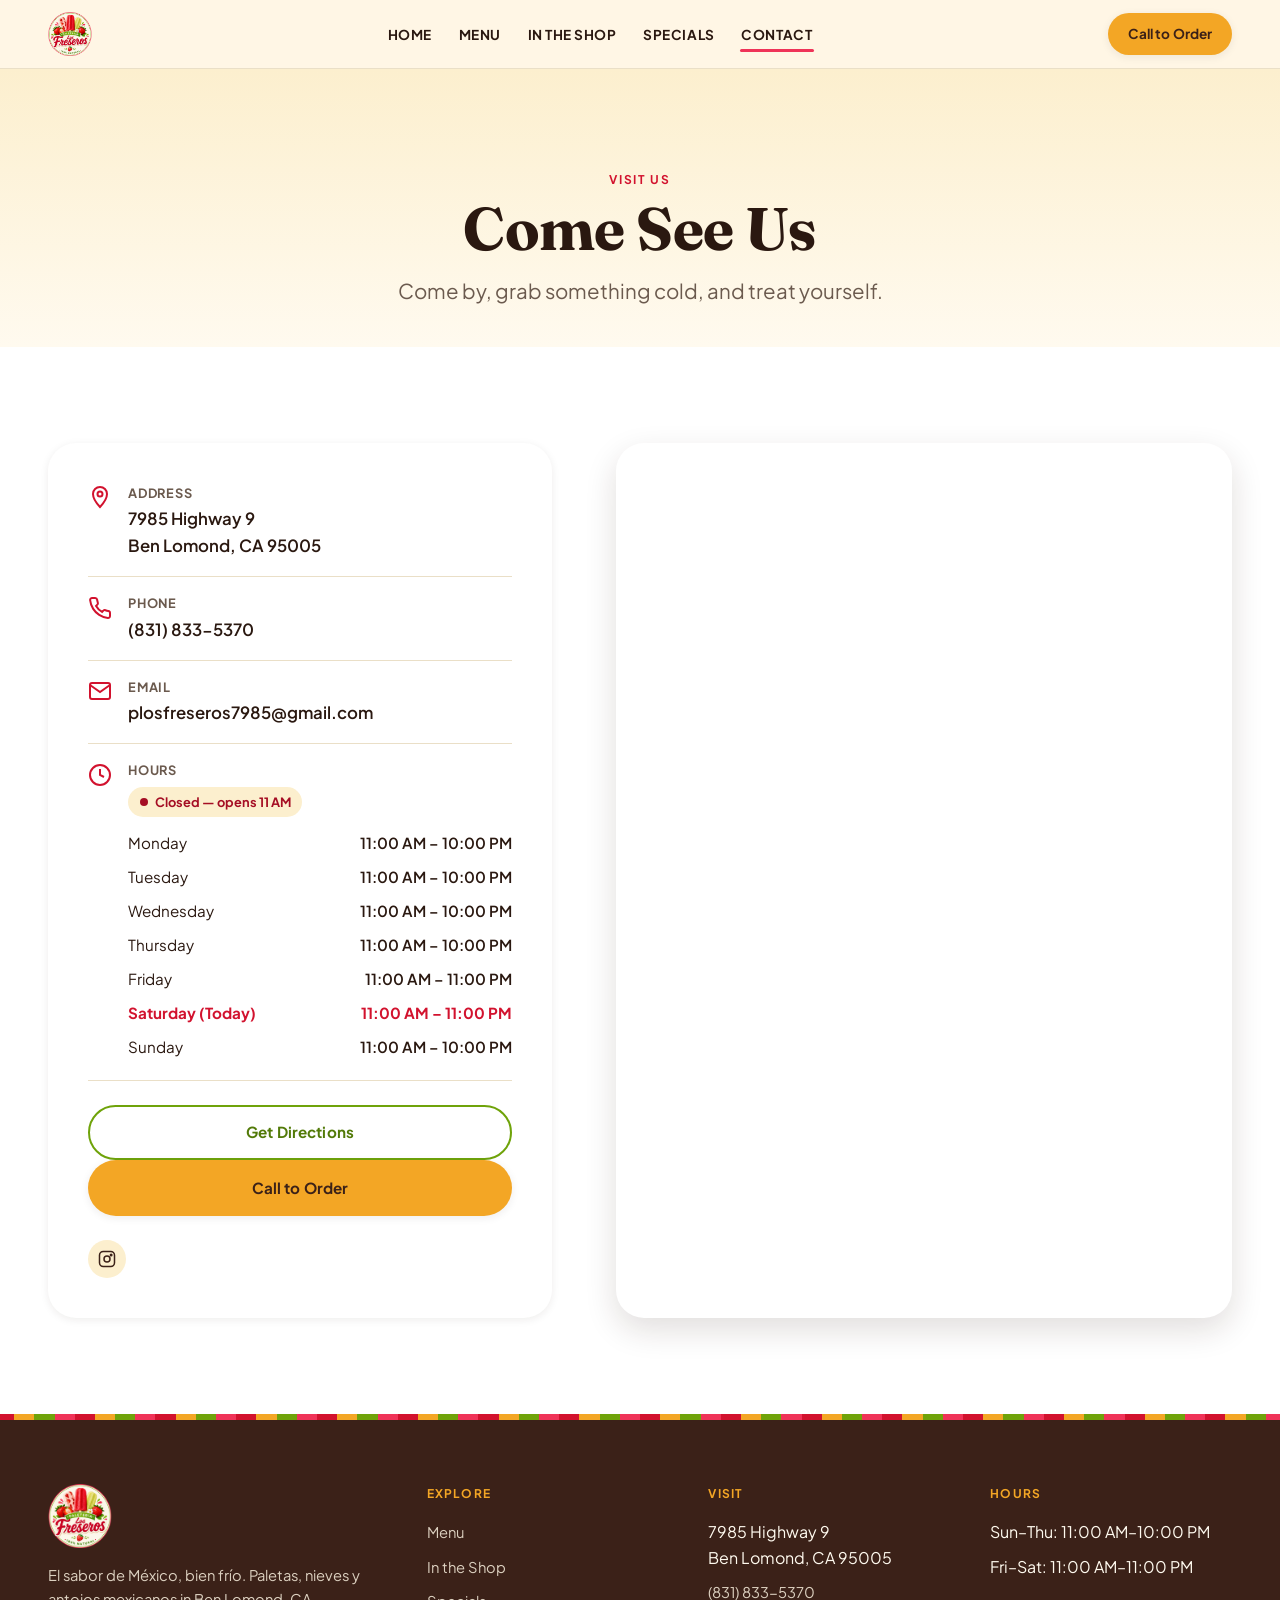
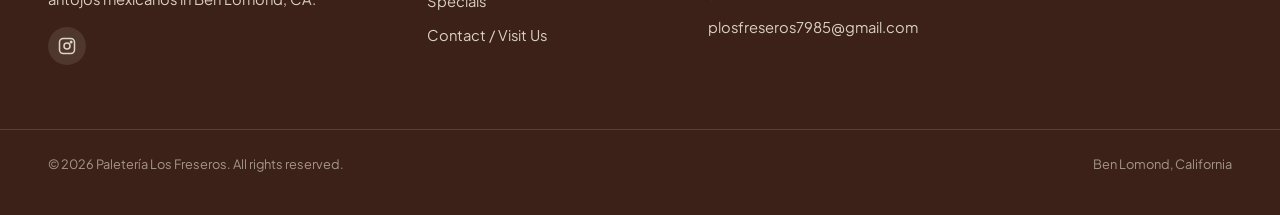
<file: contact.html>
<!DOCTYPE html>
<html lang="en">
<head>
<meta charset="UTF-8">
<meta name="viewport" content="width=device-width, initial-scale=1.0">
<title>Contact &amp; Visit Us | Paletería Los Freseros — Ben Lomond, CA</title>
<meta name="description" content="Visit Paletería Los Freseros at 7985 Highway 9, Ben Lomond, CA. Hours, phone, and directions — call ahead to order.">
<link rel="canonical" href="https://paleterialosfreseros.com/contact.html">
<link rel="icon" href="images/logo.png" type="image/png">
<link rel="apple-touch-icon" href="images/logo.png">

<meta property="og:type" content="restaurant.restaurant">
<meta property="og:site_name" content="Paletería Los Freseros">
<meta property="og:title" content="Contact &amp; Visit Us | Paletería Los Freseros — Ben Lomond, CA">
<meta property="og:description" content="Visit Paletería Los Freseros at 7985 Highway 9, Ben Lomond, CA. Hours, phone, and directions — call ahead to order.">
<meta property="og:image" content="https://paleterialosfreseros.com/images/logo.png">
<meta property="og:url" content="https://paleterialosfreseros.com/contact.html">

<link rel="preconnect" href="https://fonts.googleapis.com">
<link rel="preconnect" href="https://fonts.gstatic.com" crossorigin>
<link href="https://fonts.googleapis.com/css2?family=Fraunces:opsz,wght@9..144,600;9..144,700;9..144,900&family=Plus+Jakarta+Sans:wght@400;500;600;700;800&family=Caveat:wght@600;700&display=swap" rel="stylesheet">

<link rel="stylesheet" href="css/tokens.css">
<link rel="stylesheet" href="css/base.css">
<link rel="stylesheet" href="css/components.css">
<link rel="stylesheet" href="css/contact.css">

<script type="application/ld+json">
{
  "@context": "https://schema.org",
  "@type": "IceCreamShop",
  "name": "Paletería Los Freseros",
  "telephone": "+1-831-833-5370",
  "email": "plosfreseros7985@gmail.com",
  "address": {
    "@type": "PostalAddress",
    "streetAddress": "7985 Highway 9",
    "addressLocality": "Ben Lomond",
    "addressRegion": "CA",
    "postalCode": "95005",
    "addressCountry": "US"
  },
  "openingHoursSpecification": [
    { "@type": "OpeningHoursSpecification", "dayOfWeek": ["Monday","Tuesday","Wednesday","Thursday","Sunday"], "opens": "11:00", "closes": "22:00" },
    { "@type": "OpeningHoursSpecification", "dayOfWeek": ["Friday","Saturday"], "opens": "11:00", "closes": "23:00" }
  ]
}
</script>
</head>
<body>
<a href="#main-content" class="skip-link">Skip to content</a>

<header class="site-header">
  <div class="container header-inner">
    <a href="index.html" class="brand-mark">
      <img src="images/logo.png" alt="Paletería Los Freseros" width="52" height="52">
    </a>
    <nav class="main-nav" aria-label="Primary">
      <ul class="nav-links">
        <li><a href="index.html">Home</a></li>
        <li><a href="menu.html">Menu</a></li>
        <li><a href="story.html">In the Shop</a></li>
        <li><a href="specials.html">Specials</a></li>
        <li><a href="contact.html" aria-current="page">Contact</a></li>
      </ul>
    </nav>
    <div class="header-cta">
      <a class="btn btn-primary btn-sm" href="tel:+18318335370">Call to Order</a>
      <button class="nav-toggle" aria-label="Open menu" aria-expanded="false" aria-controls="mobile-nav">
        <svg viewBox="0 0 24 24" fill="none" stroke="currentColor" stroke-width="2.2" stroke-linecap="round"><line x1="3" y1="6" x2="21" y2="6"/><line x1="3" y1="12" x2="21" y2="12"/><line x1="3" y1="18" x2="21" y2="18"/></svg>
      </button>
    </div>
  </div>
  <nav class="mobile-nav" id="mobile-nav" aria-label="Mobile">
    <a href="index.html">Home</a>
    <a href="menu.html">Menu</a>
    <a href="story.html">In the Shop</a>
    <a href="specials.html">Specials</a>
    <a href="contact.html" aria-current="page">Contact / Visit Us</a>
  </nav>
</header>

<main id="main-content">

  <section class="contact-hero">
    <div class="container">
      <p class="eyebrow" style="justify-content:center;">Visit Us</p>
      <h1 class="h1">Come See Us</h1>
      <p class="lead" style="margin-inline:auto; max-width:44ch;">Come by, grab something cold, and treat yourself.</p>
    </div>
  </section>

  <section class="section bg-white">
    <div class="container contact-layout">

      <div class="contact-card reveal">
        <div class="contact-fact">
          <svg viewBox="0 0 24 24" fill="none" stroke="currentColor" stroke-width="2"><path d="M12 22s7-7.5 7-13a7 7 0 10-14 0c0 5.5 7 13 7 13z"/><circle cx="12" cy="9" r="2.5"/></svg>
          <div>
            <strong>Address</strong>
            <a class="value" href="https://www.google.com/maps/dir/?api=1&destination=7985+Highway+9,+Ben+Lomond,+CA+95005" target="_blank" rel="noopener">7985 Highway 9<br>Ben Lomond, CA 95005</a>
          </div>
        </div>
        <div class="contact-fact">
          <svg viewBox="0 0 24 24" fill="none" stroke="currentColor" stroke-width="2"><path d="M22 16.92v3a2 2 0 01-2.18 2 19.79 19.79 0 01-8.63-3.07 19.5 19.5 0 01-6-6 19.79 19.79 0 01-3.07-8.67A2 2 0 014.11 2h3a2 2 0 012 1.72c.127.96.362 1.903.7 2.81a2 2 0 01-.45 2.11L8.09 9.91a16 16 0 006 6l1.27-1.27a2 2 0 012.11-.45c.907.338 1.85.573 2.81.7A2 2 0 0122 16.92z"/></svg>
          <div><strong>Phone</strong><a class="value" href="tel:+18318335370">(831) 833-5370</a></div>
        </div>
        <div class="contact-fact">
          <svg viewBox="0 0 24 24" fill="none" stroke="currentColor" stroke-width="2"><path d="M4 4h16c1.1 0 2 .9 2 2v12c0 1.1-.9 2-2 2H4c-1.1 0-2-.9-2-2V6c0-1.1.9-2 2-2z"/><path d="M22 6l-10 7L2 6"/></svg>
          <div><strong>Email</strong><a class="value" href="mailto:plosfreseros7985@gmail.com">plosfreseros7985@gmail.com</a></div>
        </div>
        <div class="contact-fact">
          <svg viewBox="0 0 24 24" fill="none" stroke="currentColor" stroke-width="2"><circle cx="12" cy="12" r="10"/><path d="M12 6v6l4 2"/></svg>
          <div style="width:100%;">
            <strong>Hours</strong>
            <div style="margin:0.4rem 0 0.6rem;"><span class="open-status-badge on-light" data-open-status>Checking hours…</span></div>
            <table class="hours-table" id="hours-table">
              <tbody></tbody>
            </table>
          </div>
        </div>

        <div class="hero-ctas" style="margin-top:var(--space-md);">
          <a href="https://www.google.com/maps/dir/?api=1&destination=7985+Highway+9,+Ben+Lomond,+CA+95005" target="_blank" rel="noopener" class="btn btn-outline-dark btn-block">Get Directions</a>
          <a href="tel:+18318335370" class="btn btn-primary btn-block">Call to Order</a>
        </div>

        <div class="social-row" style="margin-top:var(--space-md);">
          <a href="https://www.instagram.com/paleteria.los_freseros/" target="_blank" rel="noopener" aria-label="Instagram" style="background:var(--color-cream-deep); color:var(--color-choc);"><svg viewBox="0 0 24 24" fill="none" stroke="currentColor" stroke-width="2"><rect x="2" y="2" width="20" height="20" rx="5"/><circle cx="12" cy="12" r="4"/><circle cx="17.5" cy="6.5" r="1"/></svg></a>
        </div>
      </div>

      <div class="contact-map reveal">
        <iframe title="Map to Paletería Los Freseros" loading="lazy" src="https://www.google.com/maps?q=7985+Highway+9,+Ben+Lomond,+CA+95005&output=embed"></iframe>
      </div>

    </div>
  </section>

</main>

<div class="sticky-order-bar">
  <a href="tel:+18318335370" class="btn btn-primary btn-block">Call to Order</a>
</div>

<footer class="site-footer">
  <div class="container footer-grid">
    <div>
      <div class="brand-mark footer-brand-mark">
        <img src="images/logo.png" alt="Paletería Los Freseros" width="64" height="64">
      </div>
      <p style="margin-top:var(--space-sm); max-width:32ch;">El sabor de México, bien frío. Paletas, nieves y antojos mexicanos in Ben Lomond, CA.</p>
      <div class="social-row">
        <a href="https://www.instagram.com/paleteria.los_freseros/" target="_blank" rel="noopener" aria-label="Instagram"><svg viewBox="0 0 24 24" fill="none" stroke="currentColor" stroke-width="2"><rect x="2" y="2" width="20" height="20" rx="5"/><circle cx="12" cy="12" r="4"/><circle cx="17.5" cy="6.5" r="1"/></svg></a>
      </div>
    </div>
    <div>
      <h4>Explore</h4>
      <ul class="footer-links">
        <li><a href="menu.html">Menu</a></li>
        <li><a href="story.html">In the Shop</a></li>
        <li><a href="specials.html">Specials</a></li>
        <li><a href="contact.html">Contact / Visit Us</a></li>
      </ul>
    </div>
    <div>
      <h4>Visit</h4>
      <ul class="footer-links">
        <li>7985 Highway 9<br>Ben Lomond, CA 95005</li>
        <li><a href="tel:+18318335370">(831) 833-5370</a></li>
        <li><a href="mailto:plosfreseros7985@gmail.com">plosfreseros7985@gmail.com</a></li>
      </ul>
    </div>
    <div>
      <h4>Hours</h4>
      <ul class="footer-links">
        <li>Sun–Thu: 11:00 AM–10:00 PM</li>
        <li>Fri–Sat: 11:00 AM–11:00 PM</li>
      </ul>
    </div>
  </div>
  <div class="container footer-bottom">
    <span>&copy; 2026 Paletería Los Freseros. All rights reserved.</span>
    <span>Ben Lomond, California</span>
  </div>
</footer>

<script src="js/menu-data.js"></script>
<script src="js/main.js"></script>
<script src="js/contact.js"></script>
<script src="js/open-status.js"></script>
</body>
</html>
</file>
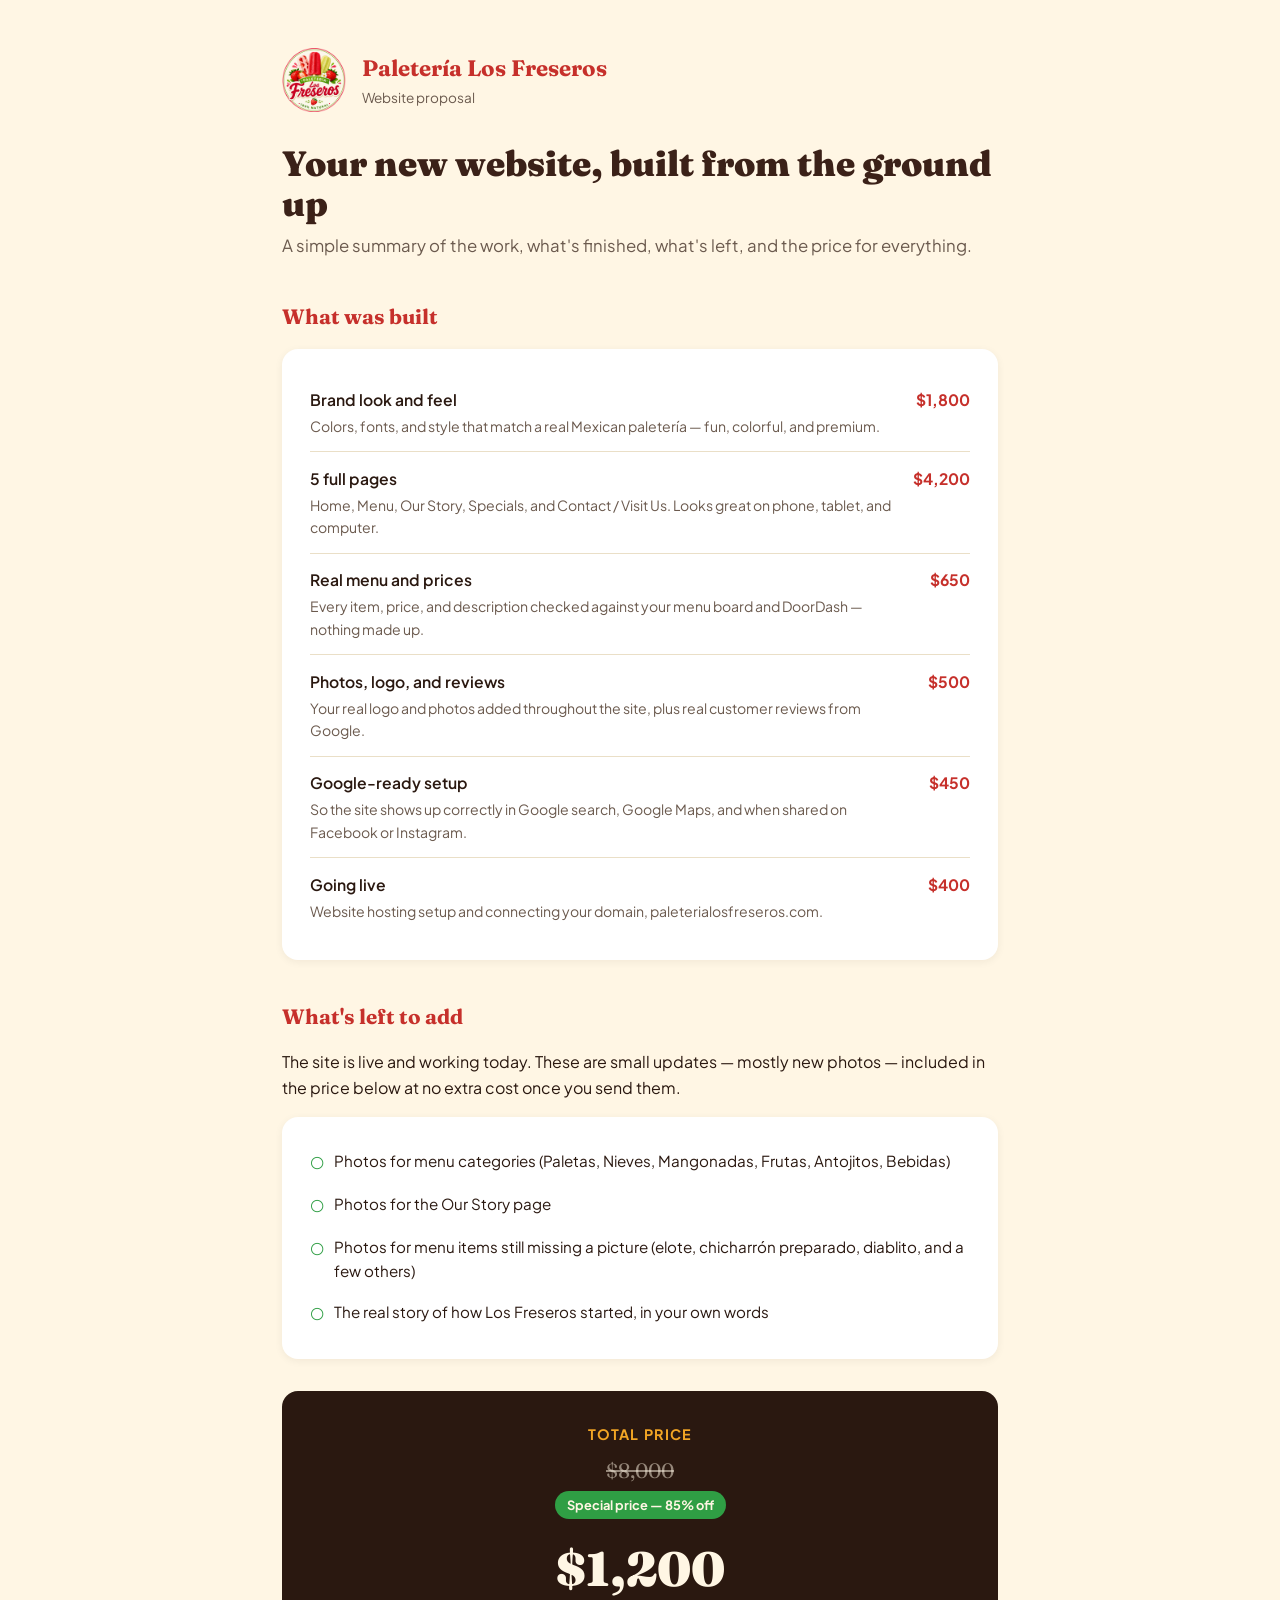
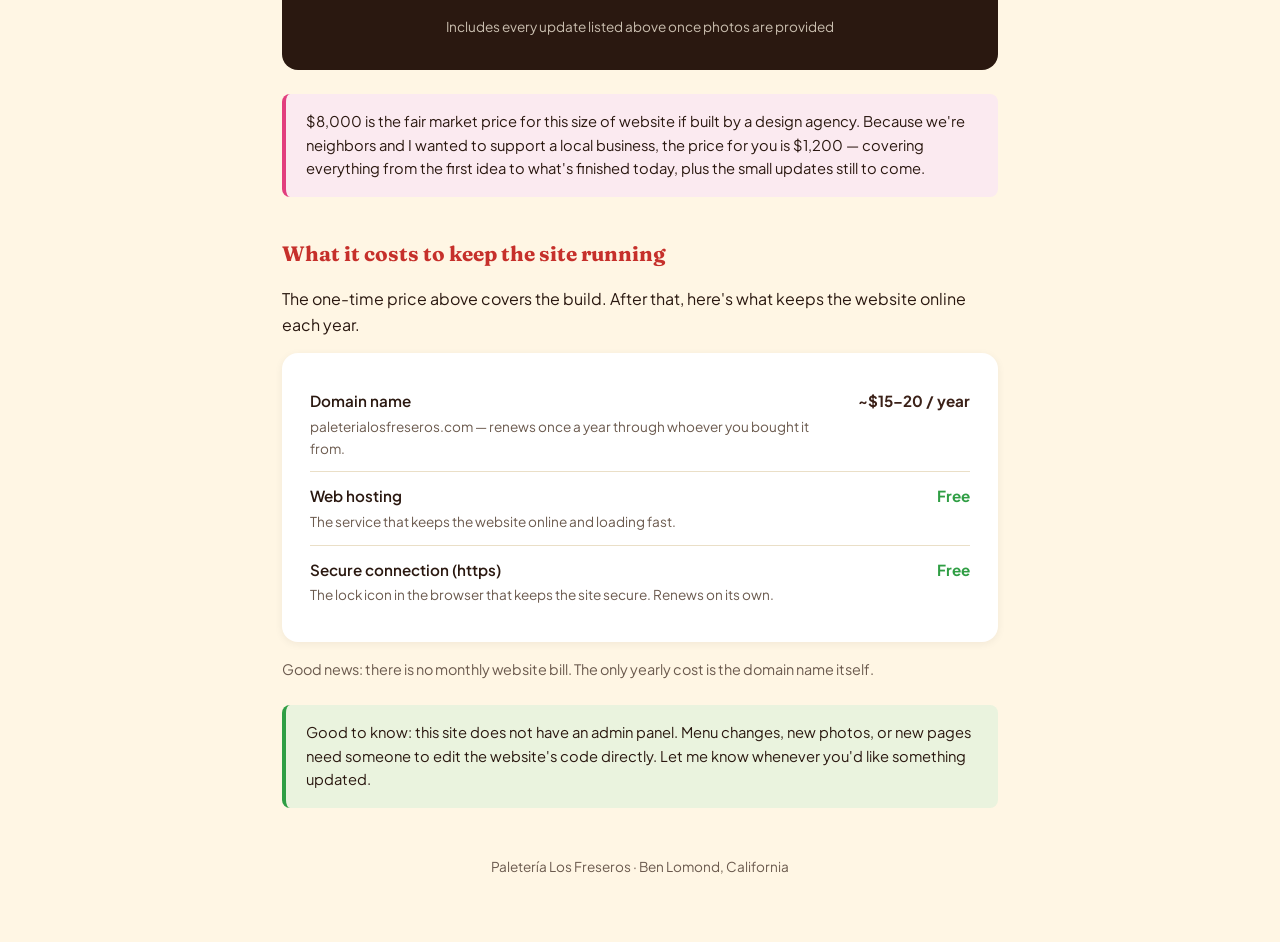
<file: proposal.html>
<!DOCTYPE html>
<html lang="en">
<head>
<meta charset="UTF-8">
<meta name="viewport" content="width=device-width, initial-scale=1.0">
<title>Paletería Los Freseros — Website Proposal</title>
<link href="https://fonts.googleapis.com/css2?family=Fraunces:opsz,wght@9..144,700;9..144,900&family=Plus+Jakarta+Sans:wght@400;500;600;700&display=swap" rel="stylesheet">
<style>
  * { box-sizing: border-box; }
  body {
    margin: 0;
    background: #FFF6E4;
    color: #2A1810;
    font-family: 'Plus Jakarta Sans', sans-serif;
    line-height: 1.6;
  }
  .page {
    max-width: 780px;
    margin: 0 auto;
    padding: 3rem 2rem 4rem;
  }
  .brand-row {
    display: flex;
    align-items: center;
    gap: 1rem;
    margin-bottom: 2rem;
  }
  .brand-row img { width: 64px; height: 64px; }
  .brand-row .name { font-family: 'Fraunces', serif; font-weight: 700; font-size: 1.4rem; color: #C6302B; }
  .brand-row .tag { font-size: 0.85rem; color: #6B5A4E; }
  h1 {
    font-family: 'Fraunces', serif;
    font-weight: 900;
    font-size: 2.2rem;
    line-height: 1.15;
    margin: 0 0 0.5rem;
    color: #3B2118;
  }
  .subtitle { font-size: 1.05rem; color: #6B5A4E; margin: 0 0 2.5rem; }
  h2 {
    font-family: 'Fraunces', serif;
    font-weight: 700;
    font-size: 1.3rem;
    color: #C6302B;
    margin: 2.5rem 0 1rem;
  }
  p { margin: 0 0 1rem; font-size: 1rem; }
  .card {
    background: #FFFFFF;
    border-radius: 16px;
    padding: 1.5rem 1.75rem;
    margin-bottom: 1rem;
    box-shadow: 0 2px 8px rgba(42,24,16,0.06);
  }
  .item-row {
    display: flex;
    justify-content: space-between;
    align-items: flex-start;
    gap: 1rem;
    padding: 0.85rem 0;
    border-bottom: 1px solid #EADFC7;
  }
  .item-row:last-child { border-bottom: none; }
  .item-name { font-weight: 600; font-size: 0.98rem; }
  .item-desc { font-size: 0.88rem; color: #6B5A4E; margin-top: 0.2rem; }
  .item-price { font-weight: 700; color: #C6302B; white-space: nowrap; font-size: 0.98rem; }
  .todo-list { list-style: none; margin: 0; padding: 0; }
  .todo-list li {
    display: flex;
    align-items: flex-start;
    gap: 0.6rem;
    padding: 0.5rem 0;
    font-size: 0.95rem;
  }
  .todo-list li::before {
    content: "○";
    color: #2F9E44;
    font-size: 1rem;
    flex-shrink: 0;
    margin-top: 0.1rem;
  }
  .total-card {
    background: #2A1810;
    color: #FFF6E4;
    border-radius: 16px;
    padding: 2rem;
    text-align: center;
    margin-top: 2rem;
  }
  .total-label { font-size: 0.9rem; color: #F3A625; text-transform: uppercase; letter-spacing: 0.08em; font-weight: 700; margin-bottom: 0.5rem; }
  .total-amount { font-family: 'Fraunces', serif; font-weight: 900; font-size: 3rem; }
  .total-note { font-size: 0.85rem; color: rgba(255,246,228,0.75); margin-top: 0.5rem; }
  .price-was {
    font-family: 'Fraunces', serif;
    font-size: 1.3rem;
    color: rgba(255,246,228,0.5);
    text-decoration: line-through;
    margin-bottom: 0.25rem;
  }
  .discount-badge {
    display: inline-block;
    background: #2F9E44;
    color: #FFF6E4;
    font-size: 0.8rem;
    font-weight: 700;
    padding: 0.25rem 0.75rem;
    border-radius: 999px;
    margin-bottom: 0.75rem;
  }
  .note-box {
    background: #FBEAF0;
    border-left: 4px solid #E23E7E;
    border-radius: 8px;
    padding: 1rem 1.25rem;
    font-size: 0.92rem;
    margin-top: 1.5rem;
  }
  .footer {
    text-align: center;
    margin-top: 3rem;
    font-size: 0.85rem;
    color: #6B5A4E;
  }
  .cost-row {
    display: flex;
    flex-wrap: wrap;
    justify-content: space-between;
    align-items: flex-start;
    gap: 0.35rem 1rem;
    padding: 0.75rem 0;
    border-bottom: 1px solid #EADFC7;
  }
  .cost-row > div:first-child { flex: 1 1 200px; }
  .cost-row:last-child { border-bottom: none; }
  .cost-name { font-weight: 600; font-size: 0.95rem; }
  .cost-desc { font-size: 0.85rem; color: #6B5A4E; margin-top: 0.15rem; }
  .cost-amount { font-weight: 700; font-size: 0.95rem; white-space: nowrap; }
  .cost-amount.free { color: #2F9E44; }
  .cost-amount.paid { color: #3B2118; }
  @media print {
    body { background: white; }
    .page { padding: 1rem; }
  }
</style>
</head>
<body>
<div class="page">

  <div class="brand-row">
    <img src="images/logo.png" alt="Paletería Los Freseros">
    <div>
      <div class="name">Paletería Los Freseros</div>
      <div class="tag">Website proposal</div>
    </div>
  </div>

  <h1>Your new website, built from the ground up</h1>
  <p class="subtitle">A simple summary of the work, what's finished, what's left, and the price for everything.</p>

  <h2>What was built</h2>
  <div class="card">
    <div class="item-row">
      <div>
        <div class="item-name">Brand look and feel</div>
        <div class="item-desc">Colors, fonts, and style that match a real Mexican paletería — fun, colorful, and premium.</div>
      </div>
      <div class="item-price">$1,800</div>
    </div>
    <div class="item-row">
      <div>
        <div class="item-name">5 full pages</div>
        <div class="item-desc">Home, Menu, Our Story, Specials, and Contact / Visit Us. Looks great on phone, tablet, and computer.</div>
      </div>
      <div class="item-price">$4,200</div>
    </div>
    <div class="item-row">
      <div>
        <div class="item-name">Real menu and prices</div>
        <div class="item-desc">Every item, price, and description checked against your menu board and DoorDash — nothing made up.</div>
      </div>
      <div class="item-price">$650</div>
    </div>
    <div class="item-row">
      <div>
        <div class="item-name">Photos, logo, and reviews</div>
        <div class="item-desc">Your real logo and photos added throughout the site, plus real customer reviews from Google.</div>
      </div>
      <div class="item-price">$500</div>
    </div>
    <div class="item-row">
      <div>
        <div class="item-name">Google-ready setup</div>
        <div class="item-desc">So the site shows up correctly in Google search, Google Maps, and when shared on Facebook or Instagram.</div>
      </div>
      <div class="item-price">$450</div>
    </div>
    <div class="item-row">
      <div>
        <div class="item-name">Going live</div>
        <div class="item-desc">Website hosting setup and connecting your domain, paleterialosfreseros.com.</div>
      </div>
      <div class="item-price">$400</div>
    </div>
  </div>

  <h2>What's left to add</h2>
  <p>The site is live and working today. These are small updates — mostly new photos — included in the price below at no extra cost once you send them.</p>
  <div class="card">
    <ul class="todo-list">
      <li>Photos for menu categories (Paletas, Nieves, Mangonadas, Frutas, Antojitos, Bebidas)</li>
      <li>Photos for the Our Story page</li>
      <li>Photos for menu items still missing a picture (elote, chicharrón preparado, diablito, and a few others)</li>
      <li>The real story of how Los Freseros started, in your own words</li>
    </ul>
  </div>

  <div class="total-card">
    <div class="total-label">Total price</div>
    <div class="price-was">$8,000</div>
    <div class="discount-badge">Special price — 85% off</div>
    <div class="total-amount">$1,200</div>
    <div class="total-note">Includes every update listed above once photos are provided</div>
  </div>

  <div class="note-box">
    $8,000 is the fair market price for this size of website if built by a design agency. Because we're neighbors and I wanted to support a local business, the price for you is $1,200 — covering everything from the first idea to what's finished today, plus the small updates still to come.
  </div>

  <h2>What it costs to keep the site running</h2>
  <p>The one-time price above covers the build. After that, here's what keeps the website online each year.</p>
  <div class="card">
    <div class="cost-row">
      <div>
        <div class="cost-name">Domain name</div>
        <div class="cost-desc">paleterialosfreseros.com — renews once a year through whoever you bought it from.</div>
      </div>
      <div class="cost-amount paid">~$15–20 / year</div>
    </div>
    <div class="cost-row">
      <div>
        <div class="cost-name">Web hosting</div>
        <div class="cost-desc">The service that keeps the website online and loading fast.</div>
      </div>
      <div class="cost-amount free">Free</div>
    </div>
    <div class="cost-row">
      <div>
        <div class="cost-name">Secure connection (https)</div>
        <div class="cost-desc">The lock icon in the browser that keeps the site secure. Renews on its own.</div>
      </div>
      <div class="cost-amount free">Free</div>
    </div>
  </div>
  <p style="font-size: 0.9rem; color: #6B5A4E;">Good news: there is no monthly website bill. The only yearly cost is the domain name itself.</p>

  <div class="note-box" style="background: #EAF3DE; border-left-color: #2F9E44;">
    Good to know: this site does not have an admin panel. Menu changes, new photos, or new pages need someone to edit the website's code directly. Let me know whenever you'd like something updated.
  </div>

  <div class="footer">Paletería Los Freseros · Ben Lomond, California</div>

</div>
</body>
</html>
</file>
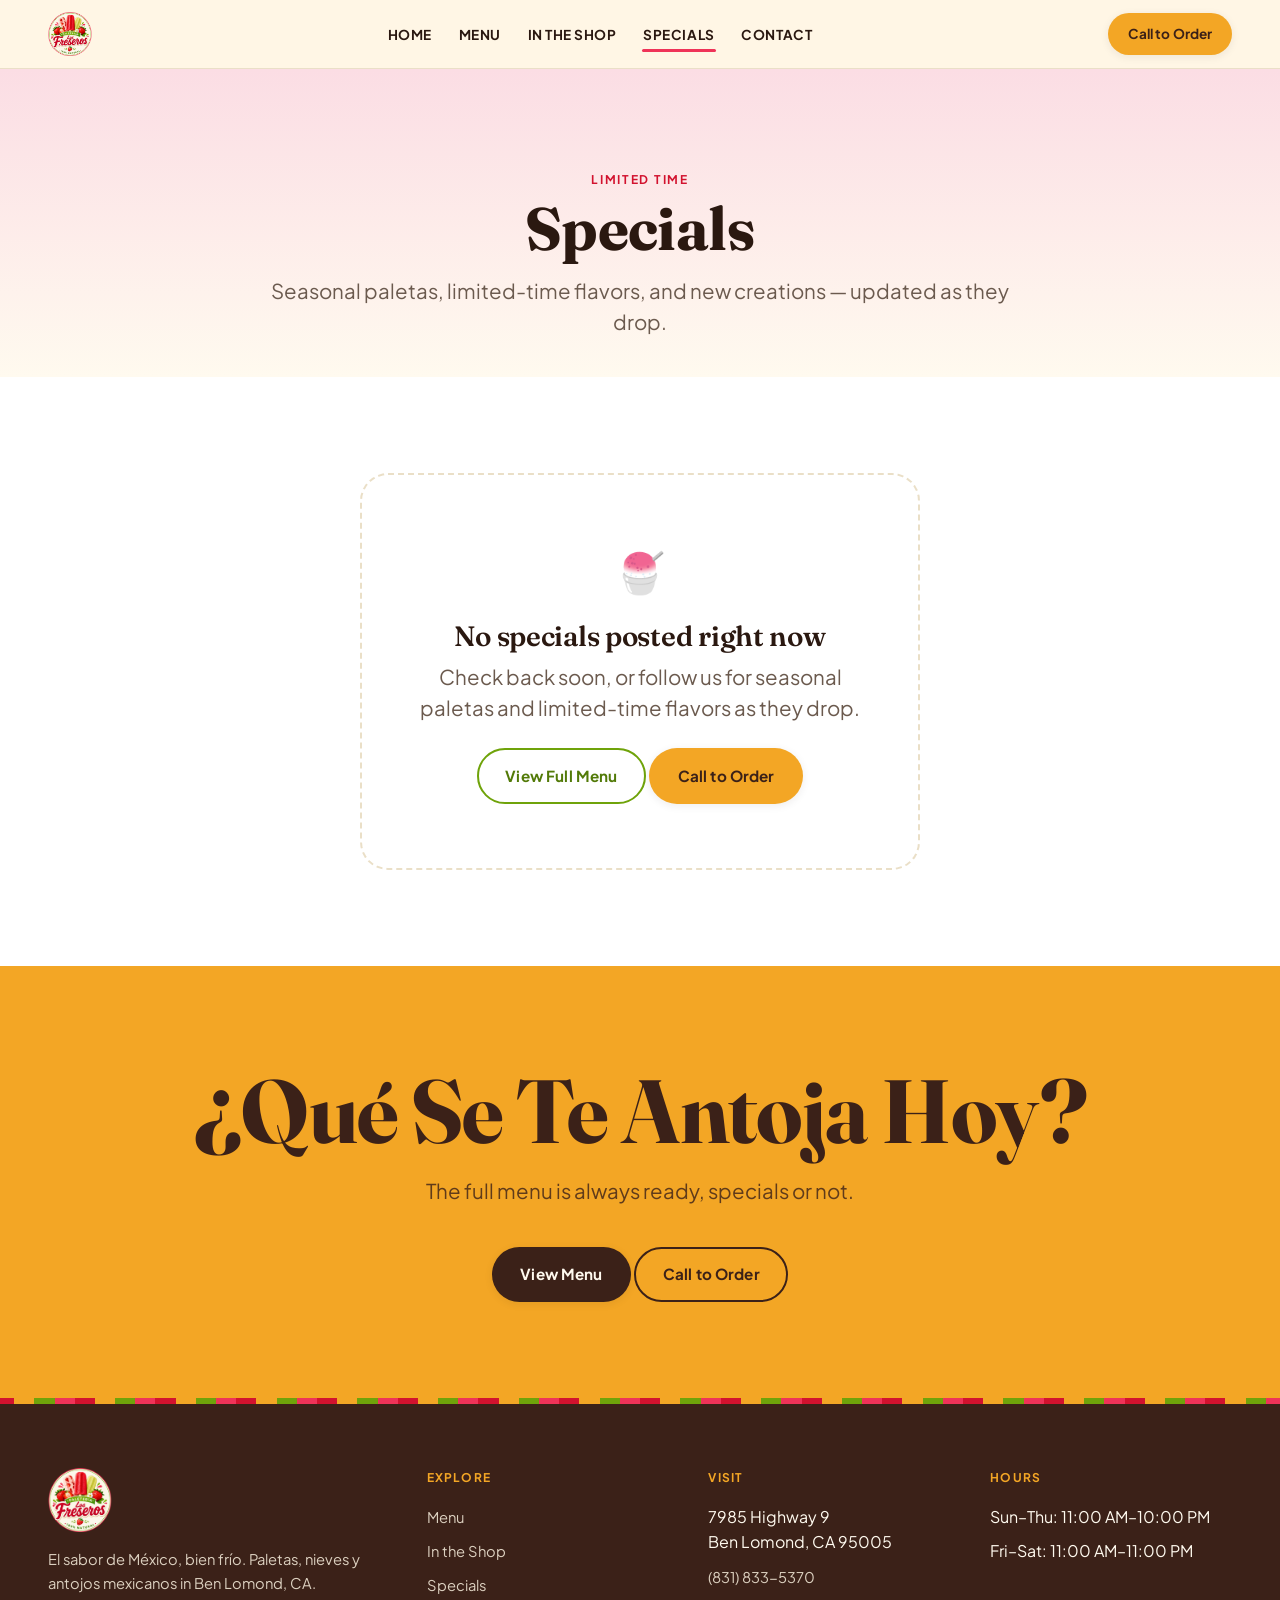
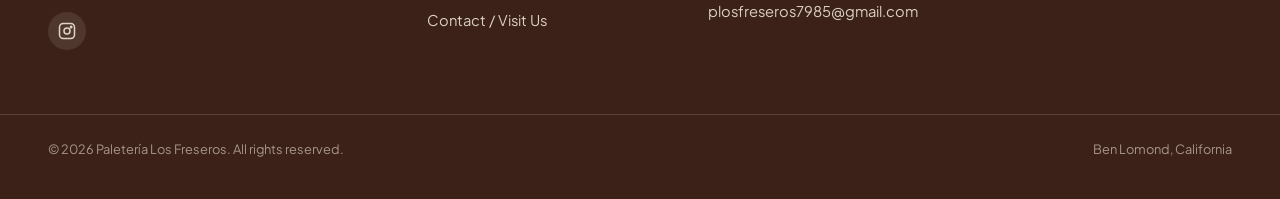
<file: specials.html>
<!DOCTYPE html>
<html lang="en">
<head>
<meta charset="UTF-8">
<meta name="viewport" content="width=device-width, initial-scale=1.0">
<title>Specials | Paletería Los Freseros — Ben Lomond, CA</title>
<meta name="description" content="Seasonal paletas, limited-time flavors, and specials at Paletería Los Freseros in Ben Lomond, CA.">
<link rel="canonical" href="https://paleterialosfreseros.com/specials.html">
<link rel="icon" href="images/logo.png" type="image/png">
<link rel="apple-touch-icon" href="images/logo.png">

<meta property="og:type" content="restaurant.restaurant">
<meta property="og:site_name" content="Paletería Los Freseros">
<meta property="og:title" content="Specials | Paletería Los Freseros — Ben Lomond, CA">
<meta property="og:description" content="Seasonal paletas, limited-time flavors, and specials at Paletería Los Freseros in Ben Lomond, CA.">
<meta property="og:image" content="https://paleterialosfreseros.com/images/logo.png">
<meta property="og:url" content="https://paleterialosfreseros.com/specials.html">

<link rel="preconnect" href="https://fonts.googleapis.com">
<link rel="preconnect" href="https://fonts.gstatic.com" crossorigin>
<link href="https://fonts.googleapis.com/css2?family=Fraunces:opsz,wght@9..144,600;9..144,700;9..144,900&family=Plus+Jakarta+Sans:wght@400;500;600;700;800&family=Caveat:wght@600;700&display=swap" rel="stylesheet">

<link rel="stylesheet" href="css/tokens.css">
<link rel="stylesheet" href="css/base.css">
<link rel="stylesheet" href="css/components.css">
<link rel="stylesheet" href="css/specials.css">
</head>
<body>
<a href="#main-content" class="skip-link">Skip to content</a>

<header class="site-header">
  <div class="container header-inner">
    <a href="index.html" class="brand-mark">
      <img src="images/logo.png" alt="Paletería Los Freseros" width="52" height="52">
    </a>
    <nav class="main-nav" aria-label="Primary">
      <ul class="nav-links">
        <li><a href="index.html">Home</a></li>
        <li><a href="menu.html">Menu</a></li>
        <li><a href="story.html">In the Shop</a></li>
        <li><a href="specials.html" aria-current="page">Specials</a></li>
        <li><a href="contact.html">Contact</a></li>
      </ul>
    </nav>
    <div class="header-cta">
      <a class="btn btn-primary btn-sm" href="tel:+18318335370">Call to Order</a>
      <button class="nav-toggle" aria-label="Open menu" aria-expanded="false" aria-controls="mobile-nav">
        <svg viewBox="0 0 24 24" fill="none" stroke="currentColor" stroke-width="2.2" stroke-linecap="round"><line x1="3" y1="6" x2="21" y2="6"/><line x1="3" y1="12" x2="21" y2="12"/><line x1="3" y1="18" x2="21" y2="18"/></svg>
      </button>
    </div>
  </div>
  <nav class="mobile-nav" id="mobile-nav" aria-label="Mobile">
    <a href="index.html">Home</a>
    <a href="menu.html">Menu</a>
    <a href="story.html">In the Shop</a>
    <a href="specials.html" aria-current="page">Specials</a>
    <a href="contact.html">Contact / Visit Us</a>
  </nav>
</header>

<main id="main-content">

  <section class="specials-hero">
    <div class="container">
      <p class="eyebrow" style="justify-content:center;">Limited Time</p>
      <h1 class="h1">Specials</h1>
      <p class="lead">Seasonal paletas, limited-time flavors, and new creations — updated as they drop.</p>
    </div>
  </section>

  <section class="section bg-white">
    <div class="container">
      <!--
        HOW TO ADD A SPECIAL:
        Duplicate one .special-card block below and fill in the name, description,
        price (only if confirmed), and dates. Remove the .specials-empty block
        once at least one real special is live.
      -->
      <div class="specials-empty reveal">
        <span class="emoji" aria-hidden="true">🍧</span>
        <h2 class="h3">No specials posted right now</h2>
        <p class="lead" style="margin-top:0.5rem;">Check back soon, or follow us for seasonal paletas and limited-time flavors as they drop.</p>
        <div class="hero-ctas" style="justify-content:center; margin-top:var(--space-md);">
          <a href="menu.html" class="btn btn-outline-dark">View Full Menu</a>
          <a href="tel:+18318335370" class="btn btn-primary">Call to Order</a>
        </div>
      </div>

      <!--
      <div class="specials-grid" style="margin-top:var(--space-xl);">
        <div class="special-card reveal">
          <span class="badge limited-badge">Limited Time</span>
          <div class="card-media"><div class="ph-img">[Special photo]</div></div>
          <div class="card-body">
            <h3 class="h3">Special Name</h3>
            <p style="margin-top:0.4rem; color:var(--text-muted);">Description of the special.</p>
            <p class="price" style="margin-top:0.6rem; font-size:1.15rem;">$0.00</p>
          </div>
        </div>
      </div>
      -->
    </div>
  </section>

  <section class="section final-cta bg-mango">
    <div class="container">
      <h2 class="reveal">¿Qué Se Te Antoja Hoy?</h2>
      <p class="lead reveal">The full menu is always ready, specials or not.</p>
      <div class="hero-ctas reveal">
        <a href="menu.html" class="btn btn-primary">View Menu</a>
        <a href="tel:+18318335370" class="btn btn-secondary">Call to Order</a>
      </div>
    </div>
  </section>

</main>

<div class="sticky-order-bar">
  <a href="tel:+18318335370" class="btn btn-primary btn-block">Call to Order</a>
</div>

<footer class="site-footer">
  <div class="container footer-grid">
    <div>
      <div class="brand-mark footer-brand-mark">
        <img src="images/logo.png" alt="Paletería Los Freseros" width="64" height="64">
      </div>
      <p style="margin-top:var(--space-sm); max-width:32ch;">El sabor de México, bien frío. Paletas, nieves y antojos mexicanos in Ben Lomond, CA.</p>
      <div class="social-row">
        <a href="https://www.instagram.com/paleteria.los_freseros/" target="_blank" rel="noopener" aria-label="Instagram"><svg viewBox="0 0 24 24" fill="none" stroke="currentColor" stroke-width="2"><rect x="2" y="2" width="20" height="20" rx="5"/><circle cx="12" cy="12" r="4"/><circle cx="17.5" cy="6.5" r="1"/></svg></a>
      </div>
    </div>
    <div>
      <h4>Explore</h4>
      <ul class="footer-links">
        <li><a href="menu.html">Menu</a></li>
        <li><a href="story.html">In the Shop</a></li>
        <li><a href="specials.html">Specials</a></li>
        <li><a href="contact.html">Contact / Visit Us</a></li>
      </ul>
    </div>
    <div>
      <h4>Visit</h4>
      <ul class="footer-links">
        <li>7985 Highway 9<br>Ben Lomond, CA 95005</li>
        <li><a href="tel:+18318335370">(831) 833-5370</a></li>
        <li><a href="mailto:plosfreseros7985@gmail.com">plosfreseros7985@gmail.com</a></li>
      </ul>
    </div>
    <div>
      <h4>Hours</h4>
      <ul class="footer-links">
        <li>Sun–Thu: 11:00 AM–10:00 PM</li>
        <li>Fri–Sat: 11:00 AM–11:00 PM</li>
      </ul>
    </div>
  </div>
  <div class="container footer-bottom">
    <span>&copy; 2026 Paletería Los Freseros. All rights reserved.</span>
    <span>Ben Lomond, California</span>
  </div>
</footer>

<script src="js/menu-data.js"></script>
<script src="js/main.js"></script>
</body>
</html>
</file>
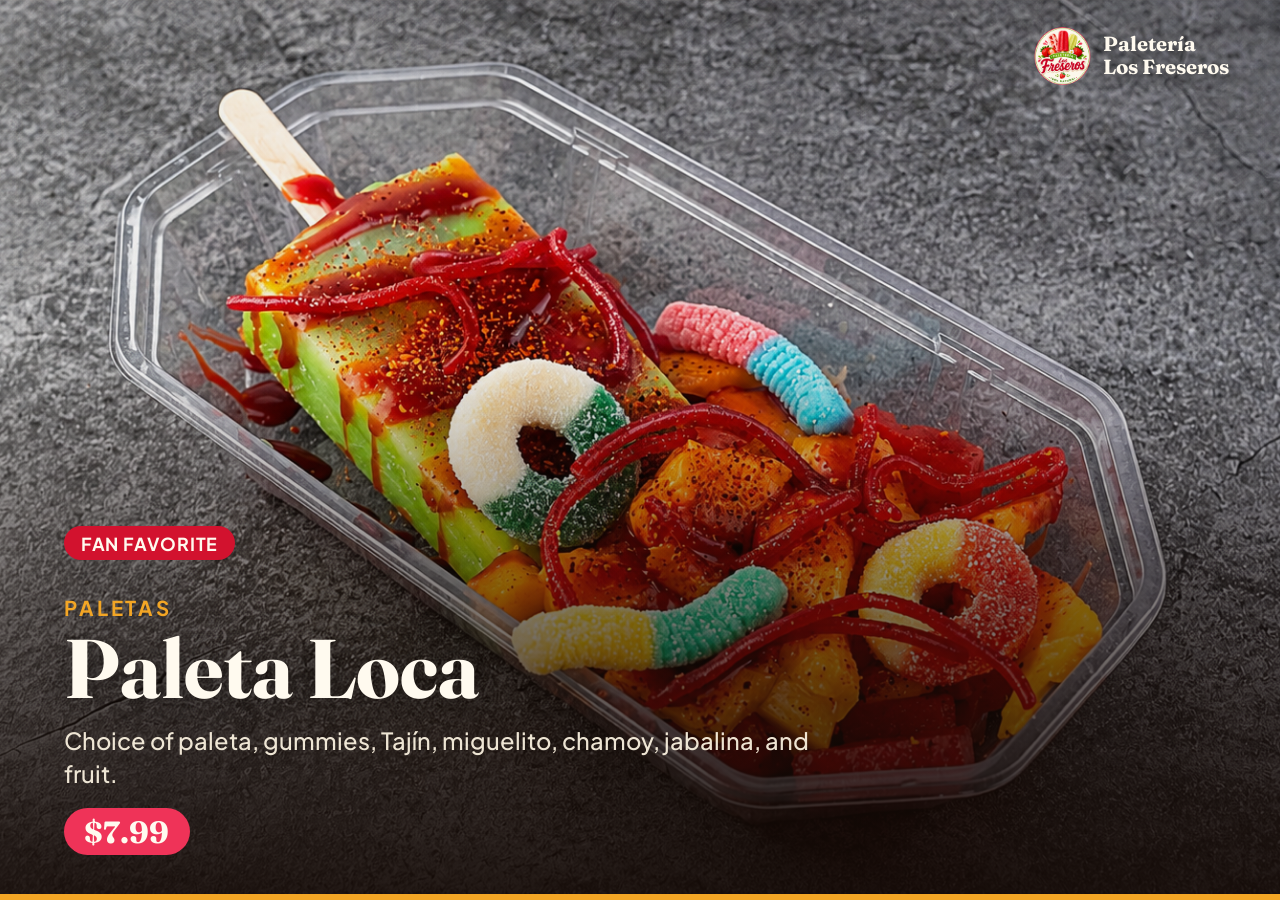
<file: tv-slideshow.html>
<!DOCTYPE html>
<html lang="en">
<head>
<meta charset="UTF-8">
<meta name="viewport" content="width=device-width, initial-scale=1.0">
<meta name="robots" content="noindex, nofollow">
<title>Paletería Los Freseros — TV Menu Slideshow</title>

<!--
  In-store TV slideshow. Not linked from site navigation — open this file
  directly (or via the site's URL) full-screen on the TV's browser.

  Pulls live from js/menu-data.js so it never drifts from the real menu.
  Collapses items that share the same photo (e.g. size variants) into a
  single slide, showing all matching prices together.

  To update the loop speed, change SLIDE_DURATION_MS below.
-->

<link rel="preconnect" href="https://fonts.googleapis.com">
<link rel="preconnect" href="https://fonts.gstatic.com" crossorigin>
<link href="https://fonts.googleapis.com/css2?family=Fraunces:opsz,wght@9..144,600;9..144,700;9..144,900&family=Plus+Jakarta+Sans:wght@400;500;600;700;800&display=swap" rel="stylesheet">

<link rel="stylesheet" href="css/tokens.css">

<style>
  * { box-sizing: border-box; }
  html, body {
    margin: 0;
    padding: 0;
    width: 100vw;
    height: 100vh;
    overflow: hidden;
    background: var(--color-choc);
    font-family: var(--font-body);
  }

  .slideshow {
    position: relative;
    width: 100vw;
    height: 100vh;
  }

  .slide {
    position: absolute;
    inset: 0;
    opacity: 0;
    transition: opacity 900ms ease-in-out;
  }
  .slide.is-active {
    opacity: 1;
    z-index: 1;
  }

  .slide-media {
    position: absolute;
    inset: 0;
    overflow: hidden;
    background: var(--color-choc);
  }
  .slide-media img {
    position: absolute;
    inset: 0;
    width: 100%;
    height: 100%;
    object-fit: cover;
  }
  .slide-media.is-portrait .slide-media-sharp {
    object-fit: contain;
  }
  .slide-media::after {
    content: "";
    position: absolute;
    inset: 0;
    background: linear-gradient(0deg, rgba(20,10,6,0.92) 0%, rgba(20,10,6,0.55) 32%, rgba(20,10,6,0.05) 60%);
  }

  .slide-content {
    position: absolute;
    left: 0;
    right: 0;
    bottom: 0;
    padding: 3.5vh 5vw 5vh;
    color: var(--color-cream);
  }

  .slide-category {
    display: inline-block;
    font-size: 1.6vw;
    font-weight: 700;
    letter-spacing: 0.14em;
    text-transform: uppercase;
    color: var(--color-mango);
    margin-bottom: 0.6vh;
  }

  .slide-name {
    font-family: var(--font-display);
    font-weight: 700;
    font-size: 6.5vw;
    line-height: 1.02;
    margin: 0 0 1.4vh;
    text-shadow: 0 6px 30px rgba(0,0,0,0.4);
  }

  .slide-description {
    font-size: 1.85vw;
    font-weight: 500;
    max-width: 62vw;
    line-height: 1.4;
    color: rgba(255,246,228,0.92);
    margin: 0 0 2vh;
  }

  .slide-prices {
    display: flex;
    gap: 1.2vw;
    flex-wrap: wrap;
  }
  .slide-price-chip {
    font-family: var(--font-display);
    font-weight: 700;
    font-size: 2.4vw;
    background: var(--color-strawberry);
    color: var(--color-cream);
    padding: 0.5vh 1.6vw;
    border-radius: 999px;
  }
  .slide-price-chip .price-label {
    font-family: var(--font-body);
    font-weight: 600;
    font-size: 0.55em;
    opacity: 0.85;
    margin-right: 0.4em;
  }

  .badge {
    display: inline-block;
    background: var(--color-chili);
    color: var(--color-cream);
    font-weight: 700;
    font-size: 1.4vw;
    letter-spacing: 0.05em;
    text-transform: uppercase;
    padding: 0.6vh 1.3vw;
    border-radius: 999px;
    margin-bottom: 1.6vh;
  }

  .brand-corner {
    position: absolute;
    top: 3vh;
    right: 4vw;
    z-index: 5;
    display: flex;
    align-items: center;
    gap: 0.9vw;
    color: var(--color-cream);
    text-shadow: 0 2px 12px rgba(0,0,0,0.5);
  }
  .brand-corner img {
    width: 4.5vw;
    height: 4.5vw;
    max-width: 64px;
    max-height: 64px;
    border-radius: 50%;
  }
  .brand-corner-text {
    font-family: var(--font-display);
    font-weight: 700;
    font-size: 1.6vw;
    line-height: 1.1;
  }

  .progress-track {
    position: absolute;
    bottom: 0;
    left: 0;
    right: 0;
    height: 6px;
    background: rgba(255,255,255,0.15);
    z-index: 5;
  }
  .progress-fill {
    height: 100%;
    width: 0%;
    background: var(--color-mango);
  }
  .progress-fill.is-animating {
    transition: width linear;
  }

  /* Subtle prev/next controls — nearly invisible until hovered/tapped, for
     manual stepping during setup or on a touch-capable display. Not needed
     for the normal unattended autoplay loop. */
  .nav-arrow {
    position: absolute;
    top: 0;
    bottom: 0;
    width: 12vw;
    max-width: 140px;
    z-index: 6;
    display: flex;
    align-items: center;
    background: none;
    opacity: 0;
    transition: opacity var(--dur-base, 280ms) var(--ease-out, ease);
  }
  .nav-arrow:hover,
  .nav-arrow:focus-visible,
  .slideshow:hover .nav-arrow {
    opacity: 0.9;
  }
  .nav-arrow.prev { left: 0; justify-content: flex-start; padding-left: 1.5vw; }
  .nav-arrow.next { right: 0; justify-content: flex-end; padding-right: 1.5vw; }
  .nav-arrow svg {
    width: 2.6vw;
    height: 2.6vw;
    min-width: 28px;
    min-height: 28px;
    color: var(--color-cream);
    filter: drop-shadow(0 2px 10px rgba(0,0,0,0.6));
  }
  .nav-arrow:active svg { transform: scale(0.9); }
</style>
</head>
<body>

<div class="brand-corner">
  <img src="images/logo.png" alt="">
  <span class="brand-corner-text">Paletería<br>Los Freseros</span>
</div>

<div class="slideshow" id="slideshow">
  <button type="button" class="nav-arrow prev" id="nav-prev" aria-label="Previous item">
    <svg viewBox="0 0 24 24" fill="none" stroke="currentColor" stroke-width="2.5" stroke-linecap="round" stroke-linejoin="round"><polyline points="15 18 9 12 15 6"></polyline></svg>
  </button>
  <button type="button" class="nav-arrow next" id="nav-next" aria-label="Next item">
    <svg viewBox="0 0 24 24" fill="none" stroke="currentColor" stroke-width="2.5" stroke-linecap="round" stroke-linejoin="round"><polyline points="9 18 15 12 9 6"></polyline></svg>
  </button>
</div>

<div class="progress-track">
  <div class="progress-fill" id="progress-fill"></div>
</div>

<script src="js/menu-data.js"></script>
<script>
  const SLIDE_DURATION_MS = 6000;

  function moneyfmt(n) {
    return `$${n.toFixed(2)}`;
  }

  function hasRealPhoto(item) {
    return !!item.image && !item.image.startsWith("images/menu/");
  }

  // Items excluded from the TV slideshow specifically (client request), even
  // though they remain on the real menu at menu.html.
  const SLIDESHOW_EXCLUDED_IDS = new Set([
    "ice-cream-cup-1",
    "ice-cream-cup-2",
    "ice-cream-cup-3",
    "ice-cream-waffle-1",
    "ice-cream-waffle-2",
    "ice-cream-waffle-3",
    "fountain-drink",
    "italian-soda-limon",
    "italian-soda-cherry"
  ]);

  // Collapse items that share the same photo into a single slide.
  function buildSlides() {
    const byImage = new Map();
    MENU_ITEMS.filter(hasRealPhoto)
      .filter((item) => !SLIDESHOW_EXCLUDED_IDS.has(item.id))
      .forEach((item) => {
        if (!byImage.has(item.image)) byImage.set(item.image, []);
        byImage.get(item.image).push(item);
      });

    const slides = [];
    byImage.forEach((items, image) => {
      const category = MENU_CATEGORIES.find((c) => c.id === items[0].category);
      // Split each name at the last " — " to separate a base name from a size/variant label.
      const parts = items.map((i) => {
        const splitAt = i.name.lastIndexOf("—");
        return splitAt === -1
          ? { base: i.name.trim(), variant: "" }
          : { base: i.name.slice(0, splitAt).replace(/—$/, "").trim(), variant: i.name.slice(splitAt + 1).trim() };
      });
      // Use the shortest base (the one with no variant, if any item has none) as the slide title.
      const baseName = parts.reduce((shortest, p) => (p.base.length < shortest.length ? p.base : shortest), parts[0].base);
      const description = items[0].description;
      const badge = items.find((i) => i.badge)?.badge;
      const prices = items
        .filter((i) => typeof i.price === "number")
        .map((i, idx) => ({ label: parts[idx].variant, price: i.price }));

      slides.push({ image, name: baseName, description, category: category?.name, badge, prices });
    });

    return slides;
  }

  function renderSlide(slide, index) {
    const priceHtml = slide.prices.length
      ? `<div class="slide-prices">${slide.prices
          .map(
            (p) =>
              `<span class="slide-price-chip">${p.label ? `<span class="price-label">${p.label}</span>` : ""}${moneyfmt(p.price)}</span>`
          )
          .join("")}</div>`
      : "";
    return `
      <div class="slide" data-index="${index}">
        <div class="slide-media">
          <img class="slide-media-sharp" src="${slide.image}" alt="${slide.name}">
        </div>
        <div class="slide-content">
          ${slide.badge ? `<span class="badge">${slide.badge}</span><br>` : ""}
          <p class="slide-category">${slide.category || ""}</p>
          <h1 class="slide-name">${slide.name}</h1>
          <p class="slide-description">${slide.description}</p>
          ${priceHtml}
        </div>
      </div>`;
  }

  // Photos with a width/height ratio below this are noticeably narrower than
  // the 16:9 frame (1.78) and get heavily cropped by object-fit:cover, so
  // they're shown uncropped (object-fit:contain) against the dark background
  // instead. This covers true portrait photos (~0.75-0.8) as well as 4:3
  // landscape photos (1.33, e.g. the flavor paleta shots) that are still
  // noticeably squarer than the 16:9 frame and looked over-zoomed under cover.
  const PORTRAIT_THRESHOLD = 1.6;

  function markPortraitImages(root) {
    root.querySelectorAll(".slide-media").forEach((mediaEl) => {
      const img = mediaEl.querySelector(".slide-media-sharp");
      const apply = () => {
        const ratio = img.naturalWidth / img.naturalHeight;
        mediaEl.classList.toggle("is-portrait", ratio < PORTRAIT_THRESHOLD);
      };
      if (img.complete) apply();
      else img.addEventListener("load", apply, { once: true });
    });
  }

  function initSlideshow() {
    const slides = buildSlides();
    const el = document.getElementById("slideshow");
    const fill = document.getElementById("progress-fill");
    el.innerHTML += slides.map(renderSlide).join("");
    markPortraitImages(el);

    const slideEls = el.querySelectorAll(".slide");
    let current = 0;
    let timer = null;

    function showSlide(index) {
      current = (index + slideEls.length) % slideEls.length;
      slideEls.forEach((s, i) => s.classList.toggle("is-active", i === current));
      fill.classList.remove("is-animating");
      fill.style.transition = "none";
      fill.style.width = "0%";
      // Force reflow so the transition restarts cleanly on every slide.
      void fill.offsetWidth;
      fill.style.transition = `width ${SLIDE_DURATION_MS}ms linear`;
      fill.style.width = "100%";
    }

    function startAutoplay() {
      clearInterval(timer);
      timer = setInterval(() => showSlide(current + 1), SLIDE_DURATION_MS);
    }

    // Manual navigation resets the autoplay timer so the display doesn't
    // jump again a moment after someone steps through it by hand.
    function goTo(index) {
      showSlide(index);
      startAutoplay();
    }

    document.getElementById("nav-prev").addEventListener("click", () => goTo(current - 1));
    document.getElementById("nav-next").addEventListener("click", () => goTo(current + 1));
    document.addEventListener("keydown", (e) => {
      if (e.key === "ArrowLeft") goTo(current - 1);
      if (e.key === "ArrowRight") goTo(current + 1);
    });

    showSlide(current);
    startAutoplay();
  }

  document.addEventListener("DOMContentLoaded", initSlideshow);
</script>
</body>
</html>
</file>
<file: css/tokens.css>
/* ==========================================================================
   Paletería Los Freseros — Design Tokens
   ========================================================================== */

:root {
  /* ---- Color: Brand (sampled from the logo: paletería-los-freseros/images/logo.png) ---- */
  --color-chili: #D2122E;
  --color-chili-dark: #A50E24;
  --color-mango: #F3A625;
  --color-mango-dark: #D98A0F;
  --color-strawberry: #EF3358;
  --color-strawberry-dark: #CC2547;
  --color-tropical: #6FA30A;
  --color-tropical-dark: #527A08;
  --color-cream: #FFFAEF;
  --color-cream-deep: #FCEFCE;
  --color-choc: #3B2118;
  --color-choc-soft: #52302280;

  /* ---- Color: Neutral / UI ---- */
  --color-white: #FFFFFF;
  --color-ink: #2A1810;
  --color-ink-soft: #6B5A4E;
  --color-line: #EADFC7;

  /* ---- Semantic ---- */
  --bg-page: var(--color-cream);
  --bg-surface: var(--color-white);
  --text-body: var(--color-ink);
  --text-muted: var(--color-ink-soft);
  --focus-ring: #527A08;

  /* ---- Typography ---- */
  --font-display: 'Fraunces', 'Georgia', serif;
  --font-body: 'Plus Jakarta Sans', -apple-system, BlinkMacSystemFont, 'Segoe UI', sans-serif;
  --font-script: 'Caveat', cursive;

  --fs-hero: clamp(2.75rem, 7vw, 6rem);
  --fs-h1: clamp(2.25rem, 5vw, 3.75rem);
  --fs-h2: clamp(1.75rem, 3.6vw, 2.75rem);
  --fs-h3: clamp(1.25rem, 2.4vw, 1.75rem);
  --fs-lead: clamp(1.1rem, 1.6vw, 1.35rem);
  --fs-body: 1rem;
  --fs-small: 0.875rem;
  --fs-tag: 0.75rem;

  /* ---- Spacing scale ---- */
  --space-3xs: 0.25rem;
  --space-2xs: 0.5rem;
  --space-xs: 0.75rem;
  --space-sm: 1rem;
  --space-md: 1.5rem;
  --space-lg: 2.5rem;
  --space-xl: 4rem;
  --space-2xl: 6rem;
  --space-3xl: 8rem;

  /* ---- Layout ---- */
  --container-max: 1280px;
  --container-pad: clamp(1.25rem, 4vw, 3rem);
  --radius-sm: 0.5rem;
  --radius-md: 1rem;
  --radius-lg: 1.75rem;
  --radius-pill: 999px;

  /* ---- Motion ---- */
  --ease-out: cubic-bezier(0.16, 1, 0.3, 1);
  --dur-fast: 150ms;
  --dur-base: 280ms;
  --dur-slow: 520ms;

  /* ---- Shadow ---- */
  --shadow-sm: 0 2px 8px rgba(42, 24, 16, 0.08);
  --shadow-md: 0 12px 32px rgba(42, 24, 16, 0.14);
  --shadow-lg: 0 24px 64px rgba(42, 24, 16, 0.20);
}

@media (prefers-reduced-motion: reduce) {
  :root {
    --dur-fast: 0ms;
    --dur-base: 0ms;
    --dur-slow: 0ms;
  }
}
</file>
<file: css/base.css>
/* ==========================================================================
   Paletería Los Freseros — Base styles
   ========================================================================== */

*, *::before, *::after { box-sizing: border-box; }

html {
  scroll-behavior: smooth;
}
@media (prefers-reduced-motion: reduce) {
  html { scroll-behavior: auto; }
}

body {
  margin: 0;
  background: var(--bg-page);
  color: var(--text-body);
  font-family: var(--font-body);
  font-size: var(--fs-body);
  line-height: 1.6;
  -webkit-font-smoothing: antialiased;
  overflow-x: hidden;
}

img { max-width: 100%; display: block; }
svg { display: block; }

a {
  color: inherit;
  text-decoration: none;
}

button {
  font-family: inherit;
  cursor: pointer;
  -webkit-appearance: none;
  appearance: none;
  background: none;
  border: none;
  margin: 0;
  color: inherit;
}

ul, ol { margin: 0; padding: 0; list-style: none; }
h1, h2, h3, h4, p { margin: 0; }

:focus-visible {
  outline: 3px solid var(--focus-ring);
  outline-offset: 3px;
  border-radius: 4px;
}

.skip-link {
  position: absolute;
  left: -9999px;
  top: 0;
  background: var(--color-choc);
  color: var(--color-cream);
  padding: var(--space-sm) var(--space-md);
  z-index: 200;
  border-radius: 0 0 var(--radius-sm) 0;
}
.skip-link:focus {
  left: 0;
}

/* ---- Typography ---- */
h1, .h1 {
  font-family: var(--font-display);
  font-weight: 700;
  font-size: var(--fs-h1);
  line-height: 1.05;
  letter-spacing: -0.01em;
}
h2, .h2 {
  font-family: var(--font-display);
  font-weight: 700;
  font-size: var(--fs-h2);
  line-height: 1.1;
  letter-spacing: -0.01em;
}
h3, .h3 {
  font-family: var(--font-display);
  font-weight: 600;
  font-size: var(--fs-h3);
  line-height: 1.25;
}
.lead {
  font-size: var(--fs-lead);
  color: var(--text-muted);
  line-height: 1.5;
}
.eyebrow {
  display: inline-flex;
  align-items: center;
  gap: 0.4em;
  font-family: var(--font-body);
  font-weight: 700;
  font-size: var(--fs-tag);
  letter-spacing: 0.14em;
  text-transform: uppercase;
  color: var(--color-chili);
}
.script {
  font-family: var(--font-script);
  font-weight: 500;
}

/* ---- Layout helpers ---- */
.container {
  max-width: var(--container-max);
  margin-inline: auto;
  padding-inline: var(--container-pad);
}

.section {
  padding-block: var(--space-2xl);
  position: relative;
}
@media (max-width: 640px) {
  .section { padding-block: var(--space-xl); }
}

.section-head {
  max-width: 640px;
  margin-bottom: var(--space-lg);
}
.section-head.center {
  margin-inline: auto;
  text-align: center;
}

.bg-cream { background: var(--color-cream); }
.bg-white { background: var(--color-white); }
.bg-choc { background: var(--color-choc); color: var(--color-cream); }
.bg-chili { background: var(--color-chili); color: var(--color-cream); }
.bg-tropical { background: var(--color-tropical); color: var(--color-cream); }
.bg-mango { background: var(--color-mango); color: var(--color-choc); }

.bg-choc .eyebrow,
.bg-chili .eyebrow,
.bg-tropical .eyebrow,
.bg-mango .eyebrow {
  color: inherit;
}
.bg-choc .lead,
.bg-chili .lead,
.bg-tropical .lead,
.bg-mango .lead {
  color: inherit;
  opacity: 0.85;
}

.visually-hidden {
  position: absolute;
  width: 1px; height: 1px;
  padding: 0; margin: -1px;
  overflow: hidden;
  clip: rect(0,0,0,0);
  white-space: nowrap;
  border: 0;
}

/* ---- Buttons ---- */
.btn {
  display: inline-flex;
  align-items: center;
  justify-content: center;
  gap: 0.5em;
  padding: 0.9em 1.75em;
  border-radius: var(--radius-pill);
  font-weight: 700;
  font-size: 0.95rem;
  letter-spacing: 0.01em;
  border: 2px solid transparent;
  transition: transform var(--dur-fast) var(--ease-out), box-shadow var(--dur-fast) var(--ease-out), background-color var(--dur-fast) var(--ease-out);
  white-space: nowrap;
}
.btn:hover { transform: translateY(-2px); }
.btn:active { transform: translateY(0) scale(0.96); transition-duration: 60ms; }

.btn-primary {
  background: var(--color-mango);
  color: var(--color-choc);
  box-shadow: var(--shadow-sm);
}
.btn-primary:hover {
  background: var(--color-mango-dark);
  box-shadow: var(--shadow-md);
}
.bg-mango .btn-primary {
  background: var(--color-choc);
  color: var(--color-cream);
}
.bg-mango .btn-primary:hover {
  background: var(--color-ink);
}

.btn-secondary {
  background: transparent;
  color: currentColor;
  border-color: currentColor;
}
.btn-secondary:hover {
  background: rgba(0,0,0,0.06);
}
.bg-choc .btn-secondary:hover,
.bg-chili .btn-secondary:hover,
.bg-tropical .btn-secondary:hover {
  background: rgba(255,255,255,0.12);
}

.btn-outline-dark {
  background: transparent;
  color: var(--color-tropical-dark);
  border-color: var(--color-tropical);
}
.btn-outline-dark:hover {
  background: var(--color-tropical);
  color: var(--color-cream);
}

.btn-sm {
  padding: 0.6em 1.3em;
  font-size: 0.85rem;
}

.btn-block { width: 100%; }

/* ---- Badge ---- */
.badge {
  display: inline-flex;
  align-items: center;
  padding: 0.3em 0.85em;
  border-radius: var(--radius-pill);
  font-size: var(--fs-tag);
  font-weight: 700;
  letter-spacing: 0.04em;
  text-transform: uppercase;
  background: var(--color-strawberry);
  color: var(--color-cream);
}

/* ---- Decorative divider ---- */
.wave-divider {
  display: block;
  width: 100%;
  height: auto;
  line-height: 0;
}

/* ---- Skeleton image placeholder (until real photography is dropped in) ---- */
.ph-img {
  background: linear-gradient(135deg, var(--color-cream-deep), var(--color-mango) 140%);
  display: flex;
  align-items: center;
  justify-content: center;
  color: var(--color-choc-soft);
  font-family: var(--font-body);
  font-size: var(--fs-small);
  font-weight: 600;
  text-align: center;
  padding: var(--space-sm);
  min-height: 100%;
}
</file>
<file: css/components.css>
/* ==========================================================================
   Paletería Los Freseros — Shared components
   ========================================================================== */

/* ---- Open/closed status badge ---- */
.open-status-badge {
  display: inline-flex;
  align-items: center;
  gap: 0.45rem;
  font-weight: 700;
  font-size: 0.8rem;
  padding: 0.35em 0.9em;
  border-radius: var(--radius-pill);
  background: rgba(20,10,6,0.55);
  backdrop-filter: blur(4px);
}
.open-status-badge::before {
  content: "";
  width: 8px;
  height: 8px;
  border-radius: 50%;
  background: currentColor;
  flex-shrink: 0;
}
.open-status-badge.is-open { color: #9AD147; }
.open-status-badge.is-closed { color: var(--color-mango-dark); }

/* Light-background variant, e.g. on cream sections */
.open-status-badge.on-light {
  background: var(--color-cream-deep);
}
.open-status-badge.on-light.is-open { color: var(--color-tropical-dark); }
.open-status-badge.on-light.is-closed { color: var(--color-chili-dark); }

/* ---- Site Header ---- */
.site-header {
  position: sticky;
  top: 0;
  z-index: 100;
  background: rgba(255, 246, 228, 0.92);
  backdrop-filter: blur(10px);
  border-bottom: 1px solid var(--color-line);
}
.header-inner {
  display: flex;
  align-items: center;
  justify-content: space-between;
  gap: var(--space-md);
  padding-block: var(--space-xs);
  flex-wrap: nowrap;
}
.header-inner > * { min-width: 0; }

.brand-mark {
  display: flex;
  align-items: center;
  gap: 0.6rem;
  font-family: var(--font-display);
  font-weight: 700;
  font-size: 1.35rem;
  color: var(--color-chili);
  flex-shrink: 0;
}
.brand-mark img, .brand-mark svg {
  height: 44px;
  width: 44px;
  object-fit: contain;
}
.footer-brand-mark img {
  height: 64px;
  width: 64px;
}
.brand-mark .brand-word small {
  display: block;
  font-family: var(--font-body);
  font-weight: 700;
  font-size: 0.6rem;
  letter-spacing: 0.16em;
  color: var(--color-tropical-dark);
  text-transform: uppercase;
}

.main-nav {
  display: flex;
  align-items: center;
  gap: var(--space-lg);
}
.nav-links {
  display: flex;
  gap: var(--space-md);
}
.nav-links a {
  font-weight: 700;
  font-size: 0.85rem;
  letter-spacing: 0.04em;
  text-transform: uppercase;
  color: var(--color-ink);
  padding: 0.5em 0.1em;
  position: relative;
}
.nav-links a::after {
  content: "";
  position: absolute;
  left: 0; right: 0; bottom: -2px;
  height: 3px;
  background: var(--color-strawberry);
  border-radius: 2px;
  transform: scaleX(0);
  transform-origin: left;
  transition: transform var(--dur-base) var(--ease-out);
}
.nav-links a:hover::after,
.nav-links a[aria-current="page"]::after {
  transform: scaleX(1);
}

.header-cta {
  display: flex;
  align-items: center;
  gap: var(--space-sm);
}

.nav-toggle {
  display: none;
  background: none;
  border: none;
  padding: 0.4rem;
  color: var(--color-choc);
}
.nav-toggle svg { width: 28px; height: 28px; }

@media (max-width: 900px) {
  .nav-links { display: none; }
  .nav-toggle { display: inline-flex; }
  .header-cta .btn-secondary-label { display: none; }
}

@media (max-width: 420px) {
  .header-cta { gap: var(--space-xs); flex-shrink: 0; }
  .header-cta .btn { padding: 0.7em 1em; font-size: 0.8rem; }
  .brand-mark img, .brand-mark svg { height: 34px; width: 34px; flex-shrink: 0; }
  .brand-mark { font-size: 0.95rem; flex-shrink: 1; min-width: 0; overflow: hidden; }
  .brand-mark .brand-word { overflow: hidden; text-overflow: ellipsis; white-space: nowrap; display: block; }
}

.mobile-nav {
  display: none;
  flex-direction: column;
  padding: var(--space-sm) 0 var(--space-md);
  border-top: 1px solid var(--color-line);
}
.mobile-nav.is-open { display: flex; }
.mobile-nav a {
  padding: 0.85rem var(--container-pad);
  font-weight: 700;
  font-size: 1rem;
  text-transform: uppercase;
  letter-spacing: 0.04em;
  border-bottom: 1px solid var(--color-line);
}
.mobile-nav a[aria-current="page"] { color: var(--color-chili); }

/* Sticky mobile order bar */
.sticky-order-bar {
  position: fixed;
  bottom: 0; left: 0; right: 0;
  z-index: 90;
  display: none;
  padding: 0.7rem var(--container-pad);
  padding-bottom: max(0.7rem, env(safe-area-inset-bottom));
  background: var(--color-cream);
  border-top: 1px solid var(--color-line);
  box-shadow: 0 -8px 24px rgba(42,24,16,0.12);
}
@media (max-width: 640px) {
  .sticky-order-bar { display: block; }
  body { padding-bottom: 4.5rem; }
}

/* ---- Footer ---- */
.site-footer {
  background: var(--color-choc);
  color: var(--color-cream);
  padding-block: var(--space-xl) var(--space-lg);
  border-top: 6px solid;
  border-image: repeating-linear-gradient(
    90deg,
    var(--color-chili) 0 20px,
    var(--color-mango) 20px 40px,
    var(--color-tropical) 40px 60px,
    var(--color-strawberry) 60px 80px
  ) 6;
}
.footer-grid {
  display: grid;
  grid-template-columns: 1.4fr 1fr 1fr 1fr;
  gap: var(--space-lg);
}
@media (max-width: 800px) {
  .footer-grid { grid-template-columns: 1fr 1fr; }
}
@media (max-width: 480px) {
  .footer-grid { grid-template-columns: 1fr; }
}
.footer-grid h4 {
  font-family: var(--font-body);
  font-size: var(--fs-tag);
  font-weight: 700;
  letter-spacing: 0.1em;
  text-transform: uppercase;
  color: var(--color-mango);
  margin-bottom: var(--space-sm);
}
.footer-grid a, .footer-grid p {
  color: rgba(255,246,228,0.82);
  font-size: 0.92rem;
}
.footer-links li { margin-bottom: 0.55rem; }
.footer-links a { transition: color var(--dur-fast) var(--ease-out); }
.footer-links a:hover { color: var(--color-mango); }
.footer-links a:active { color: var(--color-mango-dark); }
.footer-bottom {
  margin-top: var(--space-xl);
  padding-top: var(--space-md);
  border-top: 1px solid rgba(255,246,228,0.15);
  display: flex;
  justify-content: space-between;
  flex-wrap: wrap;
  gap: var(--space-sm);
  font-size: 0.8rem;
  color: rgba(255,246,228,0.55);
}
.social-row {
  display: flex;
  gap: 0.75rem;
  margin-top: var(--space-sm);
}
.social-row a {
  display: inline-flex;
  align-items: center;
  justify-content: center;
  width: 38px; height: 38px;
  border-radius: 50%;
  background: rgba(255,246,228,0.1);
  transition: background var(--dur-fast) var(--ease-out), transform var(--dur-fast) var(--ease-out);
}
.social-row a:hover { background: var(--color-strawberry); }
.social-row a:active { transform: scale(0.9); transition-duration: 60ms; }
.social-row svg { width: 18px; height: 18px; }

/* ---- Scalloped divider (papel picado edge) ---- */
.scallop-divider {
  display: block;
  width: 100%;
  height: clamp(20px, 4vw, 36px);
  margin: 0;
  line-height: 0;
}
.scallop-divider svg {
  display: block;
  width: 100%;
  height: 100%;
}
.scallop-divider path {
  fill: var(--scallop-color, var(--color-cream));
}
.scallop-divider.flip { transform: scaleY(-1); }

/* ---- Card ---- */
.card {
  background: var(--color-white);
  color: var(--text-body);
  border-radius: var(--radius-md);
  overflow: hidden;
  box-shadow: var(--shadow-sm);
  transition: transform var(--dur-base) var(--ease-out), box-shadow var(--dur-base) var(--ease-out);
}
.card:hover {
  transform: translateY(-6px);
  box-shadow: var(--shadow-md);
}
.card-media {
  aspect-ratio: 4/3;
  overflow: hidden;
  position: relative;
}
.card-media img {
  width: 100%; height: 100%;
  object-fit: cover;
  cursor: zoom-in;
  transition: transform var(--dur-slow) var(--ease-out);
}
.card:hover .card-media img { transform: scale(1.06); }
.card-body {
  padding: var(--space-md);
}
.card-body .price {
  font-family: var(--font-display);
  font-weight: 700;
  color: var(--color-chili);
}
.card-top-badge {
  position: absolute;
  top: 0.75rem; left: 0.75rem;
  z-index: 2;
}

/* ---- Craving finder chips ---- */
.craving-grid {
  display: grid;
  grid-template-columns: repeat(5, 1fr);
  gap: var(--space-sm);
}
@media (max-width: 900px) {
  .craving-grid { grid-template-columns: repeat(3, 1fr); }
}
@media (max-width: 560px) {
  .craving-grid {
    grid-auto-flow: column;
    grid-template-columns: none;
    grid-auto-columns: 72%;
    gap: var(--space-md);
    overflow-x: auto;
    scroll-snap-type: x mandatory;
    padding-bottom: 0.5rem;
    margin-inline: calc(var(--container-pad) * -1);
    padding-inline: var(--container-pad);
    scroll-padding-inline: var(--container-pad);
  }
  .craving-grid > * { scroll-snap-align: start; }
}
.craving-chip {
  display: flex;
  flex-direction: column;
  align-items: center;
  justify-content: center;
  gap: 0.6rem;
  text-align: center;
  background: var(--color-white);
  border: 2px solid var(--color-line);
  border-radius: var(--radius-md);
  padding: var(--space-md) var(--space-sm);
  min-height: 140px;
  font-weight: 700;
  color: var(--color-choc);
  transition: border-color var(--dur-fast) var(--ease-out), transform var(--dur-fast) var(--ease-out), background var(--dur-fast) var(--ease-out);
}
.craving-chip .emoji { font-size: 2rem; display: inline-block; }
.craving-chip .craving-thumb {
  width: 2.5rem;
  height: 2.5rem;
  border-radius: 50%;
  object-fit: cover;
  flex-shrink: 0;
}
.craving-chip:hover, .craving-chip.is-active {
  border-color: var(--color-strawberry);
  background: var(--color-cream-deep);
  transform: translateY(-4px);
}
.craving-chip:hover .emoji,
.craving-chip:hover .craving-thumb {
  animation: craving-wiggle 0.5s var(--ease-out);
}
@keyframes craving-wiggle {
  0%, 100% { transform: rotate(0deg) scale(1); }
  25% { transform: rotate(-12deg) scale(1.1); }
  50% { transform: rotate(10deg) scale(1.1); }
  75% { transform: rotate(-6deg) scale(1.05); }
}
@media (prefers-reduced-motion: reduce) {
  .craving-chip:hover .emoji { animation: none; }
}
.craving-chip:active {
  transform: translateY(-1px) scale(0.97);
  background: var(--color-cream-deep);
  transition-duration: 60ms;
}

/* ---- Stars ---- */
.stars {
  display: inline-flex;
  gap: 0.15rem;
  color: var(--color-mango);
}
.stars svg { width: 18px; height: 18px; }

/* ---- Review card ---- */
.review-card {
  background: var(--color-white);
  color: var(--text-body);
  border-radius: var(--radius-md);
  padding: var(--space-lg);
  box-shadow: var(--shadow-sm);
  height: 100%;
}
.review-card p { margin-top: var(--space-sm); }
.review-card .reviewer {
  margin-top: var(--space-md);
  font-weight: 700;
  font-family: var(--font-body);
  font-size: 0.9rem;
  color: var(--text-body);
}

/* ---- Gallery ---- */
.gallery-grid {
  display: grid;
  grid-template-columns: repeat(4, 1fr);
  grid-auto-rows: 220px;
  gap: var(--space-xs);
}
.gallery-grid .g-item:nth-child(6n+1) { grid-column: span 2; grid-row: span 2; }
@media (max-width: 900px) {
  .gallery-grid { grid-template-columns: repeat(2, 1fr); grid-auto-rows: 180px; }
}
.g-item {
  border-radius: var(--radius-sm);
  overflow: hidden;
}
.g-item img {
  width: 100%; height: 100%; object-fit: cover;
  transition: transform var(--dur-slow) var(--ease-out);
}
.g-item:hover img { transform: scale(1.08); }

/* ---- Placeholder note (dev-facing, visually subdued) ---- */
.placeholder-note {
  display: inline-block;
  margin-top: 0.5rem;
  font-size: 0.75rem;
  font-weight: 700;
  letter-spacing: 0.03em;
  color: var(--color-chili-dark);
  background: #fff1e0;
  border: 1px dashed var(--color-chili);
  border-radius: var(--radius-sm);
  padding: 0.25rem 0.6rem;
}

/* ---- Blob decoration ---- */
.blob-decor {
  position: absolute;
  pointer-events: none;
  z-index: 0;
  opacity: 0.9;
}

/* ---- Reveal on scroll ---- */
.reveal {
  opacity: 0;
  transform: translateY(24px);
  transition: opacity var(--dur-slow) var(--ease-out), transform var(--dur-slow) var(--ease-out);
}
.reveal.is-visible {
  opacity: 1;
  transform: translateY(0);
}
@media (prefers-reduced-motion: reduce) {
  .reveal { opacity: 1; transform: none; transition: none; }
}

/* ---- Final CTA ---- */
.final-cta {
  position: relative;
  text-align: center;
  overflow: hidden;
  background: var(--color-strawberry);
  color: var(--color-cream);
  padding-block: var(--space-2xl);
}
.final-cta h2 { color: var(--color-cream); font-size: var(--fs-hero); }
.final-cta .lead { color: rgba(255,246,228,0.92); margin-inline: auto; margin-top: var(--space-sm); }
.final-cta .hero-ctas { justify-content: center; margin-top: var(--space-lg); }
.final-cta .btn-primary { background: var(--color-cream); color: var(--color-chili); }
.final-cta .btn-primary:hover { background: var(--color-white); }
.final-cta .btn-secondary { border-color: var(--color-cream); }
.final-cta.bg-tropical { background: var(--color-tropical); }
.final-cta.bg-mango { background: var(--color-mango); color: var(--color-choc); }
.final-cta.bg-chili { background: var(--color-chili); }
.final-cta.bg-mango h2 { color: var(--color-choc); }
.final-cta.bg-mango .lead { color: rgba(59,33,24,0.8); }

.final-cta.bg-tropical .btn-primary,
.final-cta.bg-mango .btn-primary,
.final-cta.bg-chili .btn-primary {
  background: var(--color-choc);
  color: var(--color-cream);
}
.final-cta.bg-tropical .btn-primary:hover,
.final-cta.bg-mango .btn-primary:hover,
.final-cta.bg-chili .btn-primary:hover {
  background: var(--color-ink);
}
.final-cta.bg-tropical .btn-secondary,
.final-cta.bg-mango .btn-secondary,
.final-cta.bg-chili .btn-secondary {
  border-color: currentColor;
}

/* ---- Menu photo lightbox ---- */
.lightbox-overlay {
  position: fixed;
  inset: 0;
  z-index: 1000;
  display: flex;
  align-items: center;
  justify-content: center;
  padding: var(--space-lg);
  background: rgba(20,10,6,0.88);
  opacity: 0;
  visibility: hidden;
  transition: opacity var(--dur-base) var(--ease-out);
}
.lightbox-overlay.is-open {
  opacity: 1;
  visibility: visible;
}
body.lightbox-locked {
  overflow: hidden;
}
.lightbox-figure {
  position: relative;
  margin: 0;
  max-width: min(90vw, 900px);
  max-height: 85vh;
  display: flex;
  flex-direction: column;
  align-items: center;
}
.lightbox-img {
  max-width: 100%;
  max-height: 75vh;
  border-radius: var(--radius-md);
  box-shadow: var(--shadow-lg);
  object-fit: contain;
}
.lightbox-caption {
  margin-top: var(--space-sm);
  color: var(--color-cream);
  font-weight: 600;
  text-align: center;
}
.lightbox-close {
  position: absolute;
  top: var(--space-md);
  right: var(--space-md);
  z-index: 1001;
  width: 44px;
  height: 44px;
  display: flex;
  align-items: center;
  justify-content: center;
  font-size: 2rem;
  line-height: 1;
  color: var(--color-cream);
  background: rgba(255,255,255,0.12);
  border-radius: 50%;
  transition: background var(--dur-fast) var(--ease-out);
}
.lightbox-close:hover {
  background: rgba(255,255,255,0.22);
}
</file>
<file: css/contact.css>
/* ==========================================================================
   Contact page specific styles
   ========================================================================== */

.contact-hero {
  padding-block: var(--space-2xl) var(--space-lg);
  text-align: center;
  background: linear-gradient(180deg, var(--color-cream-deep), var(--color-cream));
}
.contact-hero h1 { margin-block: 0.4rem var(--space-sm); }

.contact-layout {
  display: grid;
  grid-template-columns: 0.9fr 1.1fr;
  gap: var(--space-xl);
  align-items: stretch;
}
@media (max-width: 860px) {
  .contact-layout { grid-template-columns: 1fr; }
}

.contact-card {
  background: var(--color-white);
  border-radius: var(--radius-lg);
  padding: var(--space-lg);
  box-shadow: var(--shadow-sm);
}
.contact-fact {
  display: flex;
  gap: var(--space-sm);
  padding-block: var(--space-sm);
  border-bottom: 1px solid var(--color-line);
}
.contact-fact:first-of-type { padding-top: 0; }
.contact-fact:last-of-type { border-bottom: none; padding-bottom: 0; }
.contact-fact svg { flex-shrink: 0; width: 24px; height: 24px; color: var(--color-chili); margin-top: 0.15rem; }
.contact-fact strong { display: block; font-size: 0.8rem; letter-spacing: 0.06em; text-transform: uppercase; color: var(--text-muted); margin-bottom: 0.2rem; }
.contact-fact .value { font-size: 1.05rem; font-weight: 600; }
.contact-fact a.value:hover { color: var(--color-chili); }

.hours-table {
  width: 100%;
  border-collapse: collapse;
  margin-top: 0.5rem;
}
.hours-table td { padding: 0.3rem 0; font-size: 0.95rem; }
.hours-table td:last-child { text-align: right; font-weight: 600; }
.hours-table tr.is-today td { color: var(--color-chili); font-weight: 700; }

.contact-map {
  border-radius: var(--radius-lg);
  overflow: hidden;
  box-shadow: var(--shadow-md);
  min-height: 420px;
}
.contact-map iframe { width: 100%; height: 100%; min-height: 420px; border: 0; }
</file>
<file: css/specials.css>
/* ==========================================================================
   Specials page specific styles
   ========================================================================== */

.specials-hero {
  padding-block: var(--space-2xl) var(--space-lg);
  text-align: center;
  background: linear-gradient(180deg, #FBDDE4, var(--color-cream));
}
.specials-hero h1 { margin-block: 0.4rem var(--space-sm); }
.specials-hero .lead { margin-inline: auto; max-width: 52ch; }

.specials-grid {
  display: grid;
  grid-template-columns: repeat(2, 1fr);
  gap: var(--space-lg);
}
@media (max-width: 700px) {
  .specials-grid { grid-template-columns: 1fr; }
}

.special-card {
  background: var(--color-white);
  border-radius: var(--radius-lg);
  overflow: hidden;
  box-shadow: var(--shadow-sm);
  position: relative;
}
.special-card .card-media { aspect-ratio: 16/10; }
.special-card .card-body { padding: var(--space-md) var(--space-lg) var(--space-lg); }
.special-card .limited-badge {
  position: absolute;
  top: 1rem; right: 1rem;
  z-index: 2;
  background: var(--color-tropical);
}

.specials-empty {
  text-align: center;
  max-width: 560px;
  margin-inline: auto;
  padding: var(--space-xl) var(--space-lg);
  background: var(--color-white);
  border: 2px dashed var(--color-line);
  border-radius: var(--radius-lg);
}
.specials-empty .emoji { font-size: 2.5rem; display: block; margin-bottom: var(--space-sm); }
</file>
